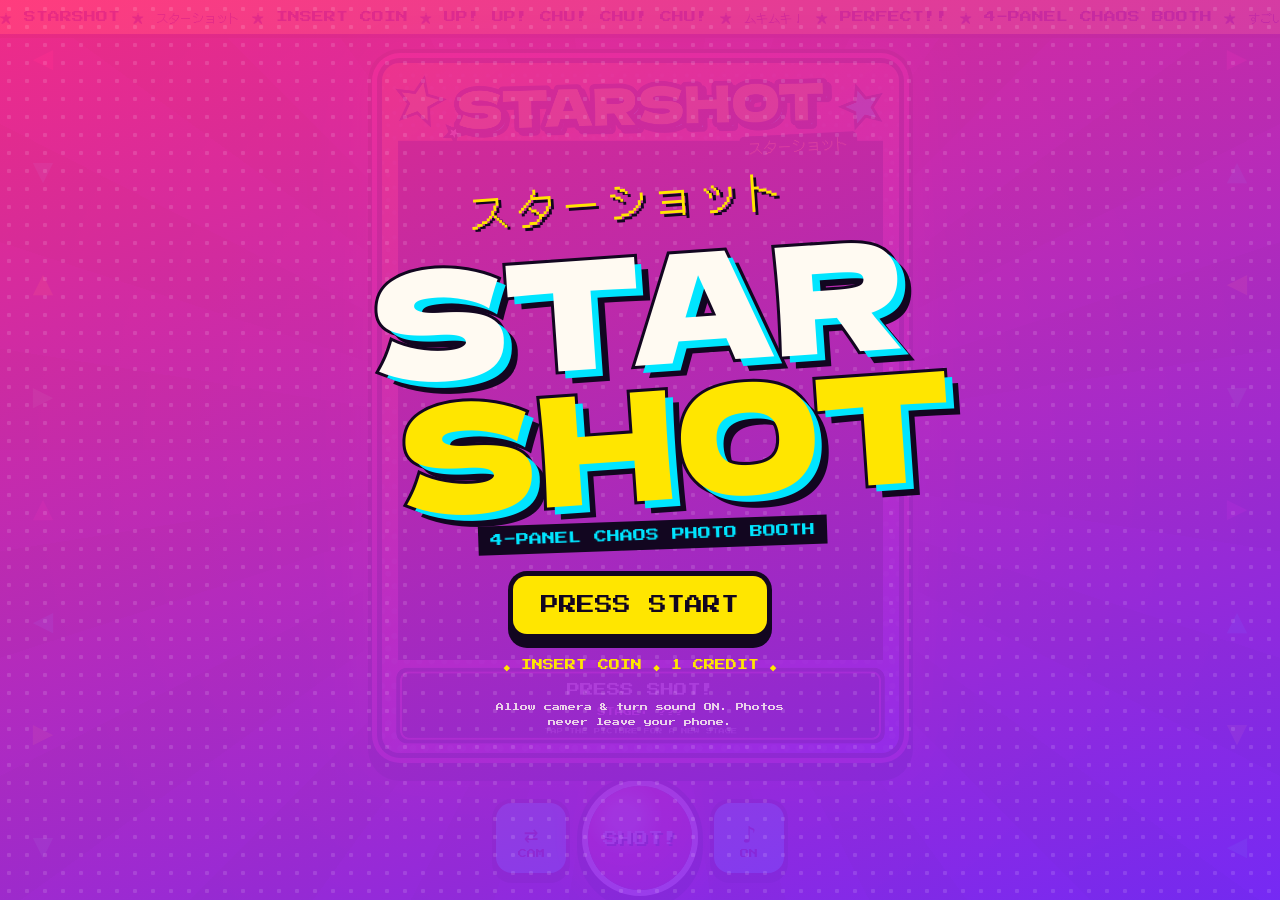
<file: index.html>
<!doctype html>
<html lang="en">
<head>
  <meta charset="utf-8">
  <meta name="viewport" content="width=device-width, initial-scale=1, viewport-fit=cover, user-scalable=no">
  <meta name="theme-color" content="#ff2e88">
  <title>STARSHOT ★ スターショット</title>
  <link rel="manifest" href="manifest.webmanifest">
  <link rel="icon" href="assets/icon.svg" type="image/svg+xml">
  <link rel="apple-touch-icon" href="assets/icon-512.png">
  <link rel="stylesheet" href="fonts.css">
  <link rel="stylesheet" href="style.css">
</head>
<body>
  <div class="sunburst" aria-hidden="true"></div>
  <div class="arrows arrows-left" aria-hidden="true"><span>◀</span><span>▼</span><span>▲</span><span>▶</span><span>▲</span><span>◀</span><span>▶</span><span>▼</span></div>
  <div class="arrows arrows-right" aria-hidden="true"><span>▶</span><span>▲</span><span>◀</span><span>▼</span><span>▶</span><span>▲</span><span>▼</span><span>◀</span></div>

  <div id="app">
    <header class="ticker" aria-hidden="true">
      <div class="ticker-track">
        <span>★ STARSHOT ★ スターショット ★ INSERT COIN ★ UP! UP! CHU! CHU! CHU! ★ ムキムキ！ ★ PERFECT!! ★ 4-PANEL CHAOS BOOTH ★ すごい！ ★ HUP! HUP! ★ </span>
        <span>★ STARSHOT ★ スターショット ★ INSERT COIN ★ UP! UP! CHU! CHU! CHU! ★ ムキムキ！ ★ PERFECT!! ★ 4-PANEL CHAOS BOOTH ★ すごい！ ★ HUP! HUP! ★ </span>
      </div>
    </header>

    <main id="stage">
      <div id="screen">
        <canvas id="cv" width="1080" height="1440"></canvas>
        <div id="fx">
          <div id="banner" class="banner hidden"><span class="banner-text"></span><span class="banner-tag"></span></div>
          <div id="count" class="count hidden"></div>
          <div id="judges"></div>
          <div id="flash"></div>
        </div>
      </div>
    </main>

    <footer id="controls">
      <button id="btn-flip" class="pill" type="button" aria-label="Switch camera">⇄<small>CAM</small></button>
      <button id="btn-shoot" class="shoot" type="button" aria-label="Shoot"><span>SHOT!</span></button>
      <button id="btn-mute" class="pill" type="button" aria-label="Sound on/off">♪<small>ON</small></button>
    </footer>

    <footer id="results" class="hidden">
      <button id="btn-save" class="pill wide" type="button">⬇<small>SAVE</small></button>
      <button id="btn-share" class="pill wide" type="button">✦<small>SHARE</small></button>
      <button id="btn-again" class="pill wide hot" type="button">↻<small>AGAIN</small></button>
    </footer>
  </div>

  <section id="title" class="title-screen">
    <div class="logo">
      <div class="logo-kana">スターショット</div>
      <h1 class="logo-main"><span>STAR</span><span>SHOT</span></h1>
      <div class="logo-sub">4-PANEL CHAOS PHOTO BOOTH</div>
    </div>
    <button id="btn-start" class="start" type="button">PRESS START</button>
    <p class="blink">◆ INSERT COIN ◆ 1 CREDIT ◆</p>
    <p id="title-error" class="error hidden"></p>
    <p class="fineprint">Allow camera &amp; turn sound ON. Photos never leave your phone.</p>
  </section>

  <video id="video" playsinline muted autoplay></video>
  <script type="module" src="js/app.js"></script>
</body>
</html>
</file>
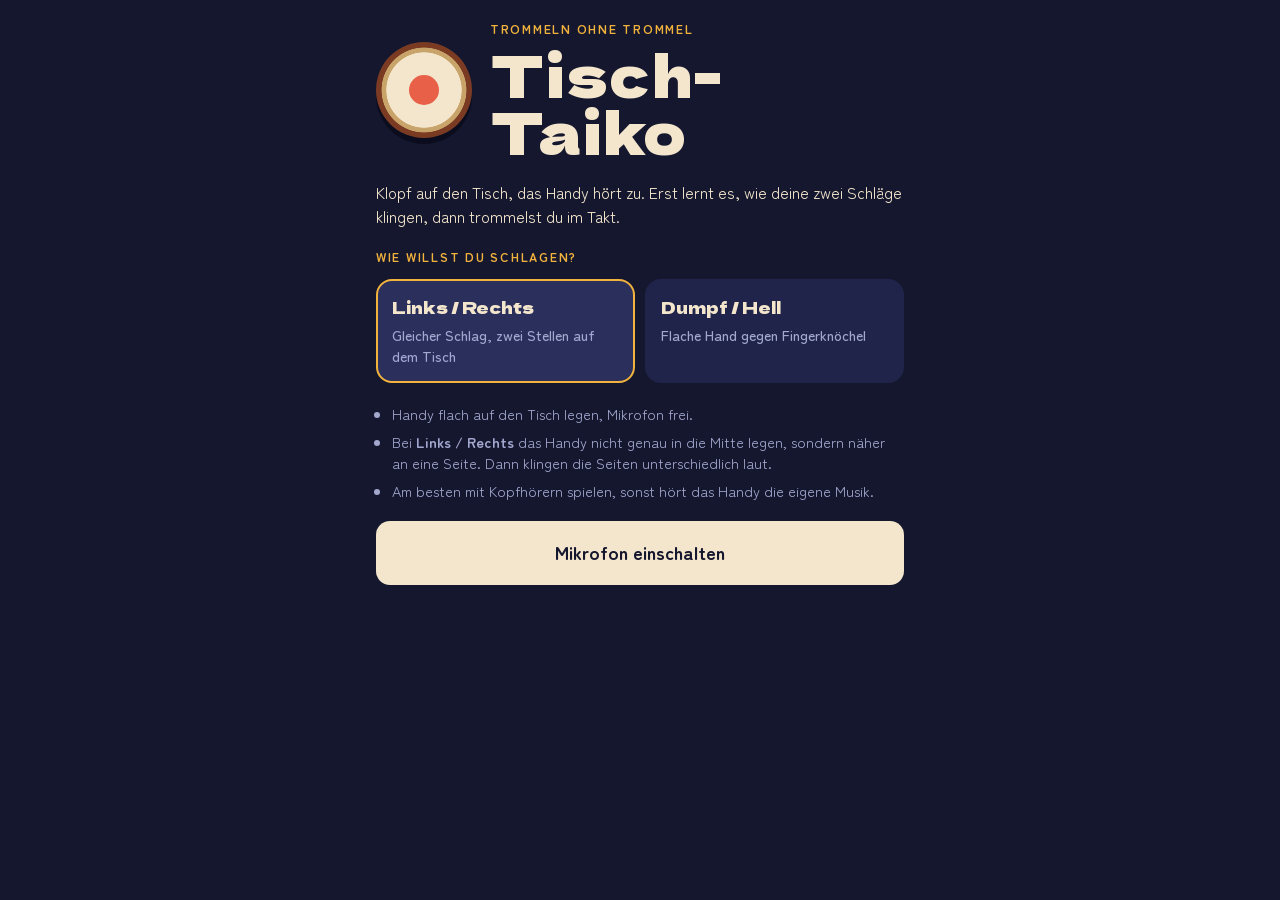
<file: taiko/index.html>
<!doctype html>
<html lang="de">
<head>
<meta charset="utf-8">
<meta name="viewport" content="width=device-width, initial-scale=1, viewport-fit=cover">
<title>Tisch-Taiko</title>
<link rel="preconnect" href="https://fonts.googleapis.com">
<link rel="stylesheet" href="https://fonts.googleapis.com/css2?family=Dela+Gothic+One&family=Zen+Maru+Gothic:wght@500;700&display=swap">
<style>
/* Layout: eine schmale Spalte wie ein Spielautomat, Nacht-Festival: Indigo, Lampionpapier, Rot (Don) und Blau (Ka) */
:root{
  --ink:#15172f; --panel:#20244a; --panel-2:#2a2f5c; --line:#3a4074;
  --paper:#f3e6cc; --muted:#a3a8cf;
  --don:#e5482f; --ka:#3aa6d0; --gold:#f2b33d; --ok:#7fd36b;
  --display:"Dela Gothic One","Arial Black",Impact,sans-serif;
  --body:"Zen Maru Gothic",ui-rounded,"SF Pro Rounded",system-ui,sans-serif;
  color-scheme:dark;
}
*{box-sizing:border-box}
html,body{margin:0;min-height:100%;background:var(--ink);color:var(--paper);font-family:var(--body);font-size:16px;line-height:1.5}
[hidden]{display:none!important}
main{max-width:560px;margin:0 auto;padding-block:max(20px,env(safe-area-inset-top)) max(32px,env(safe-area-inset-bottom));
  padding-left:max(16px,env(safe-area-inset-left));padding-right:max(16px,env(safe-area-inset-right));display:flex;flex-direction:column;gap:20px}
h1,h2{font-family:var(--display);font-weight:400;margin:0;letter-spacing:.02em;text-wrap:balance}
h1{font-size:clamp(2.4rem,11vw,3.6rem);line-height:1}
h2{font-size:1.6rem;line-height:1.15}
p{margin:0}
.muted{color:var(--muted)}
.small{font-size:.9rem}
.eyebrow{font-size:.78rem;letter-spacing:.14em;text-transform:uppercase;color:var(--gold);font-weight:700}
.stack{display:flex;flex-direction:column;gap:12px}
.row{display:flex;gap:10px;flex-wrap:wrap;align-items:center}
button{font:inherit;cursor:pointer;border:0;border-radius:14px;padding:14px 20px;font-weight:700;font-size:1.05rem;color:var(--ink);background:var(--paper);transition:transform .08s}
button:active{transform:scale(.97)}
button:focus-visible{outline:3px solid var(--gold);outline-offset:3px}
button.ghost{background:transparent;color:var(--paper);border:2px solid var(--line)}
button.link{background:none;color:var(--muted);padding:6px 0;text-decoration:underline;font-weight:500;font-size:.95rem}
button.big{width:100%;padding:18px;font-size:1.15rem}
.panel{background:var(--panel);border-radius:18px;padding:18px;display:flex;flex-direction:column;gap:12px}

/* Start */
.hero{display:flex;gap:18px;align-items:center}
.drum{flex:none;width:96px;height:96px;border-radius:50%;background:radial-gradient(circle at 50% 50%,var(--paper) 0 55%,#c9a46a 56% 62%,#7b3b22 63% 100%);position:relative;box-shadow:0 6px 0 #0b0c1d}
.drum::after{content:"";position:absolute;inset:34%;border-radius:50%;background:var(--don);opacity:.85}
.modes{display:grid;grid-template-columns:1fr 1fr;gap:10px}
.mode{text-align:left;background:var(--panel);color:var(--paper);border:2px solid transparent;border-radius:16px;padding:14px;display:flex;flex-direction:column;gap:4px;font-weight:500}
.mode b{font-family:var(--display);font-weight:400;font-size:1.05rem}
.mode[aria-pressed="true"]{border-color:var(--gold);background:var(--panel-2)}
.tips{margin:0;padding-left:1.1em;display:flex;flex-direction:column;gap:6px;color:var(--muted)}
.err{background:#4a1d22;color:#ffd9d2;border-radius:12px;padding:12px 14px}

/* Meter */
.meter{position:relative;height:14px;border-radius:7px;background:var(--ink);overflow:hidden}
.meter .fill{position:absolute;inset:0 auto 0 0;width:0;background:var(--muted);transition:width .06s linear}
.meter .thr{position:absolute;top:-2px;bottom:-2px;width:3px;background:var(--gold)}
.meter.hit .fill{background:var(--gold)}
.slider{width:100%;accent-color:var(--gold)}

/* Calibration */
.prompt{display:flex;flex-direction:column;align-items:center;gap:10px;text-align:center;padding:26px 16px;border-radius:20px;background:var(--panel)}
.prompt .big{font-family:var(--display);font-size:clamp(2.2rem,12vw,3.4rem);line-height:1}
.prompt.a .big{color:var(--don)} .prompt.b .big{color:var(--ka)}
.dots{display:flex;gap:8px;justify-content:center;flex-wrap:wrap}
.dots i{width:16px;height:16px;border-radius:50%;background:var(--line);display:block;transition:background .1s,transform .1s}
.dots i.on{background:var(--gold);transform:scale(1.15)}
.pulse{width:110px;height:110px;border-radius:50%;background:var(--panel-2);display:grid;place-items:center;font-family:var(--display);font-size:2.4rem;transition:transform .08s,background .08s}
.pulse.beat{transform:scale(1.12);background:var(--gold);color:var(--ink)}
.score-line{display:flex;justify-content:space-between;align-items:baseline;gap:10px}
.score-line strong{font-family:var(--display);font-weight:400;font-size:2.4rem;font-variant-numeric:tabular-nums}
.verdict{border-radius:12px;padding:12px 14px;background:var(--panel-2)}

/* Test */
.result-big{font-family:var(--display);font-size:clamp(2.6rem,14vw,4rem);line-height:1;min-height:1em}
.result-big.a{color:var(--don)} .result-big.b{color:var(--ka)}
.confbar{height:8px;border-radius:4px;background:var(--ink);overflow:hidden;width:100%}
.confbar span{display:block;height:100%;width:0;background:var(--gold)}
.mark{font-weight:700}
.mark.good{color:var(--ok)} .mark.bad{color:#ff8a78}

/* Songs */
.song{display:flex;justify-content:space-between;align-items:center;gap:12px;text-align:left;background:var(--panel);color:var(--paper);padding:16px 18px;border-radius:16px;font-weight:500;width:100%}
.song b{font-family:var(--display);font-weight:400;font-size:1.25rem;display:block}
.lvl{font-size:.8rem;letter-spacing:.1em;text-transform:uppercase;padding:4px 10px;border-radius:999px;border:2px solid currentColor;flex:none}
.lvl.l1{color:var(--ok)} .lvl.l2{color:var(--gold)} .lvl.l3{color:var(--don)}
.legend{display:flex;gap:16px;flex-wrap:wrap}
.legend span{display:flex;align-items:center;gap:8px}
.legend i{width:18px;height:18px;border-radius:50%;border:3px solid var(--paper);display:block}
.offset{display:flex;align-items:center;gap:10px}
.offset button{padding:8px 14px}
.offset output{min-width:5.5em;text-align:center;font-variant-numeric:tabular-nums;font-weight:700}

/* Game */
#game{max-width:none;padding:0;gap:0;min-height:100vh;min-height:100dvh}
.hud{display:flex;justify-content:space-between;align-items:center;gap:12px;padding:max(12px,env(safe-area-inset-top)) max(16px,env(safe-area-inset-right)) 8px max(16px,env(safe-area-inset-left))}
.hud .num{font-family:var(--display);font-size:1.6rem;font-variant-numeric:tabular-nums;line-height:1}
.hud .lab{font-size:.72rem;letter-spacing:.14em;text-transform:uppercase;color:var(--muted)}
.hud button{padding:8px 14px;font-size:.9rem}
.stage{flex:1;display:flex;align-items:center;min-height:260px}
#lane{width:100%;height:min(46vh,340px);display:block}
.gamefoot{padding:10px 16px max(16px,env(safe-area-inset-bottom));text-align:center}

/* Results */
.tally{display:grid;grid-template-columns:repeat(4,1fr);gap:8px;text-align:center}
.tally div{background:var(--panel-2);border-radius:12px;padding:10px 4px}
.tally strong{display:block;font-family:var(--display);font-weight:400;font-size:1.5rem;font-variant-numeric:tabular-nums}
.tally span{font-size:.75rem;color:var(--muted);text-transform:uppercase;letter-spacing:.08em}
@media (max-width:380px){.modes{grid-template-columns:1fr}.tally{grid-template-columns:repeat(2,1fr)}}
@media (prefers-reduced-motion:reduce){*{transition:none!important}}
</style>
</head>
<body>

<!-- START -->
<main id="start">
  <div class="hero">
    <div class="drum" aria-hidden="true"></div>
    <div class="stack" style="gap:6px">
      <span class="eyebrow">Trommeln ohne Trommel</span>
      <h1>Tisch-Taiko</h1>
    </div>
  </div>
  <p>Klopf auf den Tisch, das Handy hört zu. Erst lernt es, wie deine zwei Schläge klingen, dann trommelst du im Takt.</p>

  <div class="stack">
    <span class="eyebrow">Wie willst du schlagen?</span>
    <div class="modes">
      <button class="mode" data-mode="lr" aria-pressed="true"><b>Links / Rechts</b><span class="small muted">Gleicher Schlag, zwei Stellen auf dem Tisch</span></button>
      <button class="mode" data-mode="tone" aria-pressed="false"><b>Dumpf / Hell</b><span class="small muted">Flache Hand gegen Fingerknöchel</span></button>
    </div>
  </div>

  <ul class="tips small">
    <li>Handy flach auf den Tisch legen, Mikrofon frei.</li>
    <li>Bei <b>Links / Rechts</b> das Handy nicht genau in die Mitte legen, sondern näher an eine Seite. Dann klingen die Seiten unterschiedlich laut.</li>
    <li>Am besten mit Kopfhörern spielen, sonst hört das Handy die eigene Musik.</li>
  </ul>

  <div id="startErr" class="err" hidden></div>
  <div class="stack">
    <button id="btnMic" class="big">Mikrofon einschalten</button>
    <p id="savedNote" class="small muted" hidden></p>
  </div>
</main>

<!-- KALIBRIERUNG -->
<main id="calib" hidden>
  <div class="row" style="justify-content:space-between">
    <span class="eyebrow" id="calStep">Schritt 1 von 3</span>
    <button class="link" id="calBack">Zurück</button>
  </div>

  <div id="calPrompt" class="prompt a">
    <span class="big" id="calBig">Links</span>
    <p id="calHint">Klopf 8-mal links neben das Handy</p>
    <div class="dots" id="calDots"></div>
  </div>

  <div id="calEval" class="stack" hidden>
    <div class="panel">
      <div class="score-line"><span>Erkennungsquote im Selbsttest</span><strong id="calAcc">–</strong></div>
      <p class="verdict small" id="calVerdict"></p>
    </div>
    <button id="calToTempo" class="big">Weiter: Takt messen</button>
    <button id="calRedo" class="ghost">Nochmal aufnehmen</button>
  </div>

  <div id="calTempo" class="stack" hidden>
    <div class="prompt">
      <div class="pulse" id="pulse">·</div>
      <p id="tempoHint">Hör auf die Schläge. Nach dem Vorzählen klopfst du 8-mal mit, egal welche Art.</p>
    </div>
    <button id="tempoGo" class="big">Start</button>
    <button id="tempoSkip" class="link">Überspringen</button>
  </div>

  <div id="calDone" class="stack" hidden>
    <div class="panel">
      <div class="score-line"><span>Verzögerung gemessen</span><strong id="calOffset">–</strong></div>
      <p class="small muted">Diese Zeit zieht das Spiel von jedem Schlag ab, damit sich das Timing fair anfühlt.</p>
    </div>
    <button id="doneTest" class="big">Erkennung testen</button>
    <button id="donePlay" class="ghost">Direkt spielen</button>
  </div>

  <div class="panel" id="meterPanel">
    <div class="row" style="justify-content:space-between"><span class="small">Mikrofon-Pegel</span><span class="small muted">Gelbe Linie = Auslöseschwelle</span></div>
    <div class="meter" id="meter"><div class="fill"></div><div class="thr"></div></div>
    <label class="small muted" for="sens">Empfindlichkeit</label>
    <input class="slider" type="range" id="sens" min="0" max="100" value="55">
  </div>
</main>

<!-- TEST -->
<main id="test" hidden>
  <div class="row" style="justify-content:space-between">
    <span class="eyebrow">Erkennung testen</span>
    <button class="link" id="testBack">Zur Liedauswahl</button>
  </div>
  <div class="prompt">
    <span class="small muted">Klopf jetzt</span>
    <span class="big" id="testTarget">Links</span>
  </div>
  <div class="panel" style="align-items:center;text-align:center">
    <span class="small muted">Erkannt</span>
    <div class="result-big" id="testRes">&nbsp;</div>
    <div class="confbar"><span id="testConf"></span></div>
    <span class="mark" id="testMark">&nbsp;</span>
  </div>
  <div class="panel">
    <div class="score-line"><span>Trefferquote</span><strong id="testAcc">–</strong></div>
    <p class="small muted" id="testCount">Noch keine Schläge</p>
  </div>
  <div class="row">
    <button id="testRecal" class="ghost">Neu kalibrieren</button>
    <button id="testPlay">Spielen</button>
  </div>
</main>

<!-- LIEDAUSWAHL -->
<main id="songs" hidden>
  <div class="row" style="justify-content:space-between">
    <h2>Lied wählen</h2>
    <button class="link" id="songsTest">Erkennung testen</button>
  </div>
  <div class="legend small" id="legend"></div>
  <div class="stack" id="songList"></div>
  <div class="panel">
    <span class="small">Timing-Ausgleich</span>
    <div class="offset">
      <button class="ghost" id="offMinus" aria-label="10 Millisekunden weniger">−10</button>
      <output id="offVal">0 ms</output>
      <button class="ghost" id="offPlus" aria-label="10 Millisekunden mehr">+10</button>
    </div>
    <p class="small muted">Wenn deine Schläge oft als „zu spät“ zählen, Wert erhöhen.</p>
  </div>
  <button class="link" id="songsRecal">Neu kalibrieren</button>
</main>

<!-- SPIEL -->
<main id="game" hidden>
  <div class="hud">
    <div><div class="num" id="hudScore">0</div><div class="lab">Punkte</div></div>
    <div style="text-align:center"><div class="num" id="hudCombo">0</div><div class="lab">Combo</div></div>
    <button class="ghost" id="hudQuit">Beenden</button>
  </div>
  <div class="stage"><canvas id="lane"></canvas></div>
  <div class="gamefoot small muted" id="gameFoot"></div>
</main>

<!-- ERGEBNIS -->
<main id="result" hidden>
  <span class="eyebrow" id="resSong">Ergebnis</span>
  <div class="score-line"><h2 id="resTitle">Geschafft</h2><strong id="resAcc">–</strong></div>
  <div class="tally">
    <div><strong id="rGut">0</strong><span>Gut</span></div>
    <div><strong id="rOk">0</strong><span>OK</span></div>
    <div><strong id="rWrong">0</strong><span>Falsch</span></div>
    <div><strong id="rMiss">0</strong><span>Verpasst</span></div>
  </div>
  <div class="panel">
    <div class="score-line"><span>Punkte</span><strong id="rScore" style="font-size:1.8rem">0</strong></div>
    <p class="small muted" id="rInfo"></p>
  </div>
  <div id="rOffsetBox" class="panel" hidden>
    <p class="small" id="rOffsetText"></p>
    <button id="rOffsetApply">Ausgleich übernehmen</button>
  </div>
  <button id="rAgain" class="big">Nochmal</button>
  <button id="rSongs" class="ghost">Anderes Lied</button>
</main>

<script id="dsp">
/* Reine Signalverarbeitung: Merkmale + Klassifikator (ohne DOM) */
const DSP = (() => {
  function fft(re, im) {
    const n = re.length;
    for (let i = 1, j = 0; i < n; i++) {
      let bit = n >> 1;
      for (; j & bit; bit >>= 1) j ^= bit;
      j ^= bit;
      if (i < j) { let t = re[i]; re[i] = re[j]; re[j] = t; t = im[i]; im[i] = im[j]; im[j] = t; }
    }
    for (let len = 2; len <= n; len <<= 1) {
      const ang = -2 * Math.PI / len, wr = Math.cos(ang), wi = Math.sin(ang), h = len >> 1;
      for (let i = 0; i < n; i += len) {
        let cr = 1, ci = 0;
        for (let k = 0; k < h; k++) {
          const a = i + k, b = a + h;
          const tr = re[b] * cr - im[b] * ci, ti = re[b] * ci + im[b] * cr;
          re[b] = re[a] - tr; im[b] = im[a] - ti; re[a] += tr; im[a] += ti;
          const ncr = cr * wr - ci * wi; ci = cr * wi + ci * wr; cr = ncr;
        }
      }
    }
  }

  const NB = 20;
  // s: Samples rund um den Schlag, pre: Index des Schlagbeginns
  function features(s, sr, pre) {
    const N = 1024, st = Math.max(0, pre - 16);
    const re = new Float64Array(N), im = new Float64Array(N);
    for (let i = 0; i < N; i++) re[i] = (s[st + i] || 0) * (0.5 - 0.5 * Math.cos(2 * Math.PI * i / (N - 1)));
    fft(re, im);
    const P = new Float64Array(N / 2);
    for (let k = 0; k < N / 2; k++) P[k] = re[k] * re[k] + im[k] * im[k];
    const fMin = 150, fMax = Math.min(9000, sr * 0.45);
    let tot = 0, cen = 0;
    for (let k = 1; k < N / 2; k++) { const f = k * sr / N; if (f >= fMin && f <= fMax) { tot += P[k]; cen += f * P[k]; } }
    const bands = [];
    for (let b = 0; b < NB; b++) {
      const lo = fMin * Math.pow(fMax / fMin, b / NB), hi = fMin * Math.pow(fMax / fMin, (b + 1) / NB);
      const k0 = Math.floor(lo * N / sr), k1 = Math.max(k0 + 1, Math.floor(hi * N / sr));
      let e = 0; for (let k = k0; k < k1 && k < N / 2; k++) e += P[k];
      bands.push(10 * Math.log10(e / (k1 - k0) + 1e-14));
    }
    const m = bands.reduce((a, v) => a + v, 0) / NB;
    const rms = (a, b) => { let e = 0, c = 0; for (let i = a; i < b && i < s.length; i++) { e += s[i] * s[i]; c++; } return Math.sqrt(e / Math.max(1, c)); };
    let pk = 0; const pe = Math.min(s.length, pre + Math.round(sr * 0.015));
    for (let i = pre; i < pe; i++) pk = Math.max(pk, Math.abs(s[i]));
    const early = rms(pre, pre + Math.round(sr * 0.012)), late = rms(pre + Math.round(sr * 0.02), s.length);
    const db = v => 20 * Math.log10(v + 1e-9);
    return [db(pk), db(late) - db(early), Math.log2(cen / (tot || 1) + 1), ...bands.map(v => v - m)];
  }

  function solve(A, bv) {
    const n = bv.length, M = A.map((r, i) => [...r, bv[i]]);
    for (let c = 0; c < n; c++) {
      let p = c;
      for (let r = c + 1; r < n; r++) if (Math.abs(M[r][c]) > Math.abs(M[p][c])) p = r;
      const tmp = M[c]; M[c] = M[p]; M[p] = tmp;
      const d = M[c][c] || 1e-12;
      for (let r = 0; r < n; r++) {
        if (r === c) continue;
        const f = M[r][c] / d; if (!f) continue;
        for (let k = c; k <= n; k++) M[r][k] -= f * M[c][k];
      }
    }
    return M.map((r, i) => r[n] / (r[i] || 1e-12));
  }
  const avg = X => X[0].map((_, j) => X.reduce((a, x) => a + x[j], 0) / X.length);
  const dot = (a, b) => a.reduce((s, v, i) => s + v * b[i], 0);

  // Regularisierte lineare Diskriminanzanalyse: Klasse 0 = A, Klasse 1 = B
  function train(A, B, alpha = 0.35) {
    const d = A[0].length, n = A.length + B.length;
    const muA = avg(A), muB = avg(B);
    const sd = new Array(d).fill(0);
    for (const x of A) for (let j = 0; j < d; j++) sd[j] += (x[j] - muA[j]) ** 2;
    for (const x of B) for (let j = 0; j < d; j++) sd[j] += (x[j] - muB[j]) ** 2;
    for (let j = 0; j < d; j++) sd[j] = Math.sqrt(sd[j] / Math.max(1, n - 2)) + 1e-3;
    const mid = muA.map((v, j) => (v + muB[j]) / 2);
    const z = x => x.map((v, j) => (v - mid[j]) / sd[j]);
    const ZA = A.map(z), ZB = B.map(z), za = avg(ZA), zb = avg(ZB);
    const S = Array.from({ length: d }, () => new Array(d).fill(0));
    const acc = (X, mu) => { for (const x of X) { const df = x.map((v, j) => v - mu[j]); for (let i = 0; i < d; i++) for (let j = 0; j < d; j++) S[i][j] += df[i] * df[j]; } };
    acc(ZA, za); acc(ZB, zb);
    for (let i = 0; i < d; i++) for (let j = 0; j < d; j++) S[i][j] = (1 - alpha) * S[i][j] / Math.max(1, n - 2) + (i === j ? alpha : 0);
    const w = solve(S, zb.map((v, j) => v - za[j]));
    const pa = ZA.map(x => dot(w, x)), pb = ZB.map(x => dot(w, x));
    const ma = pa.reduce((a, v) => a + v, 0) / pa.length, mb = pb.reduce((a, v) => a + v, 0) / pb.length;
    return { mid, sd, w, thr: (ma + mb) / 2, half: Math.abs(mb - ma) / 2 || 1 };
  }
  function classify(m, x) {
    const p = dot(m.w, x.map((v, j) => (v - m.mid[j]) / m.sd[j]));
    const s = (p - m.thr) / m.half;
    return { cls: s > 0 ? 1 : 0, conf: Math.max(0, Math.min(1, Math.abs(s))) };
  }
  // Leave-one-out: wie gut würde ein neuer Schlag erkannt?
  function loo(A, B) {
    let ok = 0, n = 0;
    for (let i = 0; i < A.length; i++) { const m = train(A.filter((_, k) => k !== i), B); ok += classify(m, A[i]).cls === 0; n++; }
    for (let i = 0; i < B.length; i++) { const m = train(A, B.filter((_, k) => k !== i)); ok += classify(m, B[i]).cls === 1; n++; }
    return ok / n;
  }
  return { features, train, classify, loo };
})();
</script>

<script>
/* ---------- Audio-Worklet: Schlag-Erkennung direkt im Audiothread ---------- */
const WORKLET = `
class Onset extends AudioWorkletProcessor {
  constructor(){
    super();
    this.PRE = 256; this.LEN = 2048;
    this.pre = new Float32Array(this.PRE); this.preI = 0;
    this.cap = null; this.capN = 0; this.capFrame = 0;
    const rc = 1/(2*Math.PI*1500), dt = 1/sampleRate; this.a = rc/(rc+dt);
    this.hp = 0; this.px = 0;
    this.floor = 0.002; this.last = -1e12; this.minThr = 0.02;
    this.refr = Math.round(sampleRate*0.11);
    this.lvl = 0; this.lvlN = 0;
    this.port.onmessage = e => { if (e.data.minThr != null) this.minThr = e.data.minThr; };
  }
  process(inputs){
    const ch = inputs[0] && inputs[0][0];
    if (!ch) return true;
    for (let i = 0; i < ch.length; i++){
      const x = ch[i];
      const y = this.a*(this.hp + x - this.px); this.hp = y; this.px = x;
      const ay = Math.abs(y), frame = currentFrame + i;
      if (this.cap){
        this.cap[this.capN++] = x;
        if (this.capN >= this.LEN){
          this.port.postMessage({type:'hit', frame:this.capFrame, samples:this.cap, pre:this.PRE}, [this.cap.buffer]);
          this.cap = null;
        }
      } else if (ay > Math.max(this.minThr, this.floor*7) && frame - this.last > this.refr){
        this.last = frame; this.capFrame = frame;
        this.cap = new Float32Array(this.LEN);
        for (let k = 0; k < this.PRE; k++) this.cap[k] = this.pre[(this.preI + k) % this.PRE];
        this.capN = this.PRE; this.cap[this.capN++] = x;
      }
      this.pre[this.preI] = x; this.preI = (this.preI + 1) % this.PRE;
      if (frame - this.last > this.refr*2) this.floor += (ay - this.floor)*0.00005;
      if (ay > this.lvl) this.lvl = ay;
    }
    this.lvlN += ch.length;
    if (this.lvlN >= 1024){ this.port.postMessage({type:'lvl', v:this.lvl, floor:this.floor}); this.lvl = 0; this.lvlN = 0; }
    return true;
  }
}
registerProcessor('onset', Onset);
`;

/* ---------- Zustand ---------- */
const KEY = 'tischtaiko.v1';
const $ = id => document.getElementById(id);
const S = { mode: 'lr', ctx: null, node: null, out: null, sr: 48000, onHit: null, hitSounds: true, store: {} };
try { S.store = JSON.parse(localStorage.getItem(KEY) || '{}') || {}; } catch (e) { S.store = {}; }
const save = () => { try { localStorage.setItem(KEY, JSON.stringify(S.store)); } catch (e) {} };
const prof = () => (S.store[S.mode] ||= { model: null, offset: 0, sens: 55, best: {} });

const LABELS = {
  lr:   { A: 'Links', B: 'Rechts', aHint: 'Klopf 8-mal links neben das Handy', bHint: 'Klopf 8-mal rechts neben das Handy', don: 'links klopfen', ka: 'rechts klopfen' },
  tone: { A: 'Dumpf', B: 'Hell', aHint: 'Klopf 8-mal mit der flachen Hand', bHint: 'Klopf 8-mal mit den Fingerknöcheln', don: 'flache Hand', ka: 'Fingerknöchel' }
};
const L = () => LABELS[S.mode];

function show(id) {
  for (const m of document.querySelectorAll('body > main')) m.hidden = m.id !== id;
  window.scrollTo(0, 0);
  if (id !== 'game') stopGameLoop();
}

/* ---------- Audio ---------- */
const sensToThr = v => 0.25 * Math.pow(10, -2.2 * (v / 100)); // 0 → 0.25, 100 → ~0.0016
function setSens(v) { prof().sens = +v; save(); if (S.node) S.node.port.postMessage({ minThr: sensToThr(v) }); drawThr(); }

async function initAudio() {
  if (S.ctx) return;
  const AC = window.AudioContext || window.webkitAudioContext;
  const ctx = new AC({ latencyHint: 'interactive' });
  S.ctx = ctx;
  ctx.resume();
  if (!navigator.mediaDevices || !navigator.mediaDevices.getUserMedia) throw new Error('nomedia');
  const stream = await navigator.mediaDevices.getUserMedia({ audio: { echoCancellation: false, noiseSuppression: false, autoGainControl: false, channelCount: 1 } });
  const url = URL.createObjectURL(new Blob([WORKLET], { type: 'application/javascript' }));
  await ctx.audioWorklet.addModule(url);
  const src = ctx.createMediaStreamSource(stream);
  const node = new AudioWorkletNode(ctx, 'onset', { numberOfInputs: 1, numberOfOutputs: 1, outputChannelCount: [1] });
  const mute = ctx.createGain(); mute.gain.value = 0;
  src.connect(node); node.connect(mute); mute.connect(ctx.destination);
  S.out = ctx.createGain(); S.out.gain.value = 0.8; S.out.connect(ctx.destination);
  S.node = node; S.sr = ctx.sampleRate;
  node.port.onmessage = e => {
    const d = e.data;
    if (d.type === 'lvl') drawMeter(d.v);
    else if (d.type === 'hit') {
      flashMeter();
      const f = DSP.features(d.samples, S.sr, d.pre);
      if (S.onHit) S.onHit({ t: d.frame / S.sr, f });
    }
  };
  setSens(prof().sens);
  await ctx.resume();
}

// Weiche Töne ohne harten Anschlag, damit sie die Schlag-Erkennung nicht auslösen
function tone(freq, t, dur, gain = 0.15, type = 'sine', attack = 0.012, freqEnd) {
  const c = S.ctx, o = c.createOscillator(), g = c.createGain();
  o.type = type; o.frequency.setValueAtTime(freq, t);
  if (freqEnd) o.frequency.exponentialRampToValueAtTime(freqEnd, t + dur);
  g.gain.setValueAtTime(0.0001, t);
  g.gain.exponentialRampToValueAtTime(gain, t + attack);
  g.gain.exponentialRampToValueAtTime(0.0001, t + dur);
  o.connect(g); g.connect(S.out); o.start(t); o.stop(t + dur + 0.05);
}
function pad(midis, t, dur) {
  const c = S.ctx, lp = c.createBiquadFilter(), g = c.createGain();
  lp.type = 'lowpass'; lp.frequency.value = 1200;
  g.gain.setValueAtTime(0.0001, t);
  g.gain.linearRampToValueAtTime(0.05, t + 0.35);
  g.gain.setValueAtTime(0.05, t + dur - 0.3);
  g.gain.linearRampToValueAtTime(0.0001, t + dur);
  lp.connect(g); g.connect(S.out);
  for (const m of midis) {
    const o = c.createOscillator(); o.type = 'triangle';
    o.frequency.value = 440 * Math.pow(2, (m - 69) / 12);
    o.connect(lp); o.start(t); o.stop(t + dur + 0.05);
  }
}
const mtof = m => 440 * Math.pow(2, (m - 69) / 12);
function hitSound(cls) {
  if (!S.hitSounds) return;
  const t = S.ctx.currentTime;
  if (cls === 0) tone(110, t, 0.18, 0.3, 'sine', 0.008, 60);
  else tone(520, t, 0.09, 0.12, 'sine', 0.008, 480);
}

/* ---------- Pegelanzeige ---------- */
const pos = v => Math.max(0, Math.min(1, (20 * Math.log10(v + 1e-9) + 60) / 60));
function drawMeter(v) { const f = document.querySelector('#meter .fill'); if (f) f.style.width = (pos(v) * 100) + '%'; }
function drawThr() { const t = document.querySelector('#meter .thr'); if (t) t.style.left = (pos(sensToThr(prof().sens)) * 100) + '%'; }
let flashT;
function flashMeter() { const m = $('meter'); m.classList.add('hit'); clearTimeout(flashT); flashT = setTimeout(() => m.classList.remove('hit'), 120); }

/* ---------- Start ---------- */
for (const b of document.querySelectorAll('.mode')) {
  b.addEventListener('click', () => {
    S.mode = b.dataset.mode;
    for (const o of document.querySelectorAll('.mode')) o.setAttribute('aria-pressed', o === b ? 'true' : 'false');
    updateSavedNote();
  });
}
function updateSavedNote() {
  const has = !!(S.store[S.mode] && S.store[S.mode].model);
  $('savedNote').hidden = !has;
  $('savedNote').textContent = has ? 'Für diesen Modus gibt es schon eine Kalibrierung. Du landest direkt bei der Liedauswahl.' : '';
  $('btnMic').textContent = has ? 'Mikrofon einschalten und spielen' : 'Mikrofon einschalten';
}
updateSavedNote();

$('btnMic').addEventListener('click', async () => {
  $('startErr').hidden = true;
  try {
    await initAudio();
    $('sens').value = prof().sens; drawThr();
    if (prof().model) openSongs(); else startCalib();
  } catch (e) {
    S.ctx = null;
    const insecure = !window.isSecureContext;
    $('startErr').textContent = insecure
      ? 'Das Mikrofon geht nur über https:// oder als lokale Datei in Chrome. Lade die Seite z. B. auf GitHub Pages hoch.'
      : (e && e.name === 'NotAllowedError')
        ? 'Kein Zugriff aufs Mikrofon. Erlaube es in den Browser-Einstellungen und versuch es nochmal.'
        : 'Das Mikrofon ließ sich nicht starten (' + (e && (e.name || e.message) || 'unbekannt') + ').';
    $('startErr').hidden = false;
  }
});

/* ---------- Kalibrierung ---------- */
const Cal = { phase: null, A: [], B: [], need: 8, model: null };
$('sens').addEventListener('input', e => setSens(e.target.value));

function startCalib() {
  Cal.A = []; Cal.B = []; Cal.model = null;
  show('calib');
  setPhase('A');
  S.onHit = calHit;
}
function dots(n) { $('calDots').innerHTML = Array.from({ length: Cal.need }, (_, i) => `<i class="${i < n ? 'on' : ''}"></i>`).join(''); }
function setPhase(p) {
  Cal.phase = p;
  $('calPrompt').hidden = !(p === 'A' || p === 'B');
  $('calEval').hidden = p !== 'eval';
  $('calTempo').hidden = p !== 'tempo';
  $('calDone').hidden = p !== 'done';
  $('meterPanel').hidden = p === 'done';
  if (p === 'A' || p === 'B') {
    $('calStep').textContent = p === 'A' ? 'Schritt 1 von 3' : 'Schritt 2 von 3';
    $('calPrompt').className = 'prompt ' + (p === 'A' ? 'a' : 'b');
    $('calBig').textContent = p === 'A' ? L().A : L().B;
    $('calHint').textContent = p === 'A' ? L().aHint : L().bHint;
    dots(0);
  } else if (p === 'eval') {
    $('calStep').textContent = 'Schritt 2 von 3';
  } else if (p === 'tempo') {
    $('calStep').textContent = 'Schritt 3 von 3';
    $('pulse').textContent = '·'; $('tempoGo').hidden = false; $('tempoSkip').hidden = false;
    $('tempoHint').textContent = 'Hör auf die Schläge. Nach dem Vorzählen klopfst du 8-mal mit, egal welche Art.';
  } else if (p === 'done') {
    $('calStep').textContent = 'Fertig';
    $('calOffset').textContent = Math.round(prof().offset * 1000) + ' ms';
  }
}
function calHit({ t, f }) {
  if (Cal.phase === 'A' || Cal.phase === 'B') {
    const arr = Cal[Cal.phase]; arr.push(f); dots(arr.length);
    if (arr.length >= Cal.need) {
      if (Cal.phase === 'A') setTimeout(() => setPhase('B'), 350);
      else setTimeout(evaluate, 300);
      Cal.phase = 'wait';
    }
  } else if (Cal.phase === 'tempo' && Tempo.active) {
    Tempo.hits.push(t);
  }
}
function evaluate() {
  const acc = DSP.loo(Cal.A, Cal.B);
  Cal.model = DSP.train(Cal.A, Cal.B);
  prof().model = Cal.model; save();
  $('calAcc').textContent = Math.round(acc * 100) + ' %';
  let v;
  if (acc >= 0.9) v = 'Sehr gut. Die zwei Schläge klingen klar unterschiedlich.';
  else if (acc >= 0.75) v = 'Geht, aber es wird ab und zu daneben liegen. Mehr Abstand zwischen den Stellen hilft, oder das Handy weiter an eine Seite schieben.';
  else v = S.mode === 'lr'
    ? 'Links und rechts klingen an diesem Tisch zu ähnlich. Schieb das Handy näher an eine Seite oder probier den Modus „Dumpf / Hell“.'
    : 'Die zwei Schlagarten klingen zu ähnlich. Klopf die hellen Schläge härter mit den Knöcheln und die dumpfen weich mit der ganzen Hand.';
  $('calVerdict').textContent = v;
  setPhase('eval');
}
$('calRedo').addEventListener('click', startCalib);
$('calToTempo').addEventListener('click', () => setPhase('tempo'));
$('calBack').addEventListener('click', () => { S.onHit = null; Tempo.active = false; prof().model ? openSongs() : show('start'); });

/* Takt-Messung: Verzögerung von Mikrofon und Lautsprecher */
const Tempo = { active: false, hits: [], T0: 0, beat: 60 / 90, raf: 0 };
$('tempoGo').addEventListener('click', () => {
  const c = S.ctx; Tempo.hits = []; Tempo.active = true;
  Tempo.T0 = c.currentTime + 0.6;
  for (let i = 0; i < 12; i++) tone(i < 4 ? 660 : 440, Tempo.T0 + i * Tempo.beat, 0.22, 0.2, 'sine', 0.01);
  $('tempoGo').hidden = true; $('tempoSkip').hidden = true;
  $('tempoHint').textContent = 'Erst 4 hohe Töne zum Vorzählen, dann bei jedem tiefen Ton klopfen.';
  const loop = () => {
    const now = c.currentTime - (c.outputLatency || 0) - Tempo.T0;
    const i = Math.floor(now / Tempo.beat), ph = now / Tempo.beat - i;
    const p = $('pulse');
    if (i >= 0 && i < 12) { p.textContent = i < 4 ? String(4 - i) : String(i - 3); p.classList.toggle('beat', ph < 0.18); }
    if (now < 12.3 * Tempo.beat) Tempo.raf = requestAnimationFrame(loop);
    else finishTempo();
  };
  Tempo.raf = requestAnimationFrame(loop);
});
function finishTempo() {
  Tempo.active = false; $('pulse').classList.remove('beat');
  const ds = [];
  for (const t of Tempo.hits) {
    const k = Math.round((t - Tempo.T0) / Tempo.beat);
    if (k < 4 || k > 11) continue;
    const d = t - (Tempo.T0 + k * Tempo.beat);
    if (Math.abs(d) < 0.25) ds.push(d);
  }
  if (ds.length >= 4) {
    ds.sort((a, b) => a - b);
    prof().offset = ds[Math.floor(ds.length / 2)]; save();
    setPhase('done');
  } else {
    $('tempoHint').textContent = 'Zu wenige Schläge erkannt (' + ds.length + ' von 8). Nochmal versuchen, gern etwas kräftiger.';
    $('tempoGo').hidden = false; $('tempoSkip').hidden = false;
  }
}
$('tempoSkip').addEventListener('click', () => setPhase('done'));
$('doneTest').addEventListener('click', startTest);
$('donePlay').addEventListener('click', openSongs);

/* ---------- Test ---------- */
const T = { target: 0, n: 0, ok: 0 };
function startTest() {
  if (!prof().model) return startCalib();
  T.n = 0; T.ok = 0; T.target = Math.random() < 0.5 ? 0 : 1;
  show('test'); renderTest(null);
  S.onHit = ({ f }) => {
    const r = DSP.classify(prof().model, f);
    hitSound(r.cls);
    T.n++; const good = r.cls === T.target; if (good) T.ok++;
    renderTest(r, good);
    T.target = Math.random() < 0.5 ? 0 : 1;
    setTimeout(() => renderTarget(), 250);
  };
}
function renderTarget() {
  $('testTarget').textContent = T.target ? L().B : L().A;
  $('testTarget').style.color = T.target ? 'var(--ka)' : 'var(--don)';
}
function renderTest(r, good) {
  renderTarget();
  const res = $('testRes');
  if (r) {
    res.textContent = r.cls ? L().B : L().A;
    res.className = 'result-big ' + (r.cls ? 'b' : 'a');
    $('testConf').style.width = Math.round(r.conf * 100) + '%';
    $('testMark').textContent = good ? 'Richtig' : 'Daneben';
    $('testMark').className = 'mark ' + (good ? 'good' : 'bad');
  } else {
    res.innerHTML = '&nbsp;'; $('testConf').style.width = '0'; $('testMark').innerHTML = '&nbsp;';
  }
  $('testAcc').textContent = T.n ? Math.round(T.ok / T.n * 100) + ' %' : '–';
  $('testCount').textContent = T.n ? `${T.ok} von ${T.n} Schlägen richtig erkannt` : 'Noch keine Schläge';
}
$('testBack').addEventListener('click', openSongs);
$('testPlay').addEventListener('click', openSongs);
$('testRecal').addEventListener('click', startCalib);

/* ---------- Lieder ---------- */
const SONGS = [
  { id: 'spaziergang', name: 'Spaziergang', lvl: 1, lvlName: 'Leicht', bpm: 84, bars: 16, lead: 2.2,
    pats: ['D...D...', 'D...K...', 'D...D...', 'K...K...', 'D.D.D...', 'D...K...', 'K...D...', 'D.D.K...'] },
  { id: 'festumzug', name: 'Festumzug', lvl: 2, lvlName: 'Mittel', bpm: 104, bars: 20, lead: 1.9,
    pats: ['D.D.K...', 'D.K.D.K.', 'DD..K...', 'D...KK..', 'D.D.D.K.', 'K.D.K.D.', 'DDD.K...', 'D.KKD...'] },
  { id: 'gewitter', name: 'Gewitter', lvl: 3, lvlName: 'Schwer', bpm: 124, bars: 24, lead: 1.6,
    pats: ['DKDKD...', 'DDK.DDK.', 'D.KKD.KK', 'DKKDDKK.', 'DDDDK.K.', 'KDKDD.D.', 'D.DKD.DK', 'DDKKDDK.'] }
];
const CHORDS = [[62, 65, 69], [60, 64, 67], [58, 62, 65], [57, 60, 64]];

function openSongs() {
  S.onHit = null;
  if (!prof().model) return startCalib();
  show('songs');
  $('legend').innerHTML = `<span><i style="background:var(--don)"></i>Rot = ${L().don}</span><span><i style="background:var(--ka)"></i>Blau = ${L().ka}</span>`;
  const best = prof().best || {};
  $('songList').innerHTML = SONGS.map(s => `
    <button class="song" data-id="${s.id}">
      <span><b>${s.name}</b><span class="small muted">${s.bpm} BPM · ${best[s.id] != null ? 'Bestwert ' + best[s.id] + ' %' : 'noch nicht gespielt'}</span></span>
      <span class="lvl l${s.lvl}">${s.lvlName}</span>
    </button>`).join('');
  for (const b of $('songList').querySelectorAll('.song')) b.addEventListener('click', () => startGame(SONGS.find(s => s.id === b.dataset.id)));
  renderOffset();
}
function renderOffset() { $('offVal').textContent = Math.round(prof().offset * 1000) + ' ms'; }
$('offMinus').addEventListener('click', () => { prof().offset -= 0.01; save(); renderOffset(); });
$('offPlus').addEventListener('click', () => { prof().offset += 0.01; save(); renderOffset(); });
$('songsTest').addEventListener('click', startTest);
$('songsRecal').addEventListener('click', startCalib);

/* ---------- Spiel ---------- */
const WIN_GOOD = 0.07, WIN_OK = 0.14;
let G = null, raf = 0, sched = 0, wakeLock = null;

function buildNotes(song) {
  const beat = 60 / song.bpm, notes = [];
  for (let b = 0; b < song.bars; b++) {
    const pat = b === song.bars - 1 ? 'D.......' : song.pats[(b * 5 + ((b / 4) | 0) * 3) % song.pats.length];
    for (let k = 0; k < 8; k++) {
      const ch = pat[k];
      if (ch === 'D' || ch === 'K') notes.push({ t: (4 + b * 4 + k / 2) * beat, type: ch === 'D' ? 0 : 1, done: false });
    }
  }
  return notes;
}

function startGame(song) {
  const c = S.ctx;
  G = { song, beat: 60 / song.bpm, notes: buildNotes(song), start: c.currentTime + 0.8, nextBeat: 0,
        gut: 0, ok: 0, wrong: 0, miss: 0, combo: 0, maxCombo: 0, score: 0, deltas: [], pops: [], flash: null, ended: false };
  G.end = G.notes[G.notes.length - 1].t + 1.6;
  G.totalBeats = 4 + song.bars * 4;
  show('game');
  $('gameFoot').textContent = `Rot = ${L().don} · Blau = ${L().ka}`;
  updateHud();
  S.onHit = gameHit;
  sched = setInterval(scheduler, 25); scheduler();
  try { navigator.wakeLock && navigator.wakeLock.request('screen').then(l => wakeLock = l).catch(() => {}); } catch (e) {}
  resizeLane();
  raf = requestAnimationFrame(frame);
}
function stopGameLoop() {
  cancelAnimationFrame(raf); clearInterval(sched);
  if (wakeLock) { wakeLock.release().catch(() => {}); wakeLock = null; }
}
function scheduler() {
  if (!G) return;
  const c = S.ctx;
  while (G.nextBeat <= G.totalBeats && G.start + G.nextBeat * G.beat < c.currentTime + 0.25) {
    const i = G.nextBeat, t = G.start + i * G.beat;
    if (i < 4) tone(660, t, 0.2, 0.18, 'sine', 0.01);
    else if (i < G.totalBeats) {
      const bar = ((i - 4) / 4) | 0, chord = CHORDS[bar % CHORDS.length];
      tone(mtof(chord[0] - 24), t, G.beat * 0.9, 0.28, 'sine', 0.02);
      if ((i - 4) % 4 === 0) pad(chord, t, G.beat * 4);
    }
    G.nextBeat++;
  }
}
function songNow() { return S.ctx.currentTime - (S.ctx.outputLatency || 0) - G.start; }

function judge(note, kind, dt) {
  note.done = true;
  if (kind === 'gut' || kind === 'ok') {
    G[kind]++; G.combo++; G.maxCombo = Math.max(G.maxCombo, G.combo);
    G.score += (kind === 'gut' ? 300 : 150) + Math.min(G.combo, 50) * 4;
    G.deltas.push(dt);
  } else { G[kind]++; G.combo = 0; }
  G.pops.push({ kind, at: performance.now() });
  updateHud();
}
function gameHit({ t, f }) {
  if (!G || G.ended) return;
  const ht = t - G.start - prof().offset;
  const r = DSP.classify(prof().model, f);
  hitSound(r.cls);
  G.flash = { cls: r.cls, at: performance.now() };
  let best = null, bd = 1e9;
  for (const n of G.notes) {
    if (n.done) continue;
    const d = Math.abs(n.t - ht);
    if (d <= WIN_OK && d < bd) { best = n; bd = d; }
    if (n.t - ht > WIN_OK) break;
  }
  if (!best) return;
  if (best.type !== r.cls) judge(best, 'wrong', 0);
  else judge(best, bd <= WIN_GOOD ? 'gut' : 'ok', ht - best.t);
}
function updateHud() { $('hudScore').textContent = G.score; $('hudCombo').textContent = G.combo; }

const lane = $('lane'), lctx = lane.getContext('2d');
function resizeLane() {
  const dpr = Math.min(2, window.devicePixelRatio || 1), r = lane.getBoundingClientRect();
  lane.width = Math.round(r.width * dpr); lane.height = Math.round(r.height * dpr);
  lctx.setTransform(dpr, 0, 0, dpr, 0, 0);
}
window.addEventListener('resize', () => { if (G && !$('game').hidden) resizeLane(); });

const COL = { don: '#e5482f', ka: '#3aa6d0', paper: '#f3e6cc', panel: '#20244a', line: '#3a4074', gold: '#f2b33d', muted: '#a3a8cf', ok: '#7fd36b' };
const POP = { gut: ['GUT', COL.gold], ok: ['OK', COL.paper], wrong: ['FALSCH', '#ff8a78'], miss: ['VERPASST', COL.muted] };

function frame() {
  if (!G) return;
  const now = songNow();
  for (const n of G.notes) { if (!n.done && now - n.t > WIN_OK) judge(n, 'miss', 0); if (n.t > now) break; }

  const W = lane.clientWidth, H = lane.clientHeight, cy = H / 2;
  const laneH = Math.min(H * 0.55, 150), hitX = Math.max(70, W * 0.18), pps = (W - hitX + 40) / G.song.lead;
  const R = laneH * 0.3;
  lctx.clearRect(0, 0, W, H);
  // Bahn
  lctx.fillStyle = COL.panel; lctx.fillRect(0, cy - laneH / 2, W, laneH);
  lctx.fillStyle = COL.line; lctx.fillRect(0, cy - laneH / 2, W, 3); lctx.fillRect(0, cy + laneH / 2 - 3, W, 3);
  // Taktstriche
  lctx.fillStyle = COL.line;
  for (let b = 4; b <= G.totalBeats; b += 4) {
    const x = hitX + (b * G.beat - now) * pps;
    if (x > -4 && x < W + 4) lctx.fillRect(x - 1, cy - laneH / 2, 2, laneH);
  }
  // Trommel
  const fl = G.flash && performance.now() - G.flash.at < 140 ? G.flash : null;
  lctx.beginPath(); lctx.arc(hitX, cy, R * 1.35, 0, Math.PI * 2);
  lctx.fillStyle = fl ? (fl.cls ? COL.ka : COL.don) : '#2a2f5c'; lctx.fill();
  lctx.lineWidth = 3; lctx.strokeStyle = COL.paper; lctx.stroke();
  lctx.beginPath(); lctx.arc(hitX, cy, R * 0.95, 0, Math.PI * 2); lctx.strokeStyle = COL.muted; lctx.lineWidth = 2; lctx.stroke();
  // Noten (spätere zuerst, damit frühere oben liegen)
  for (let i = G.notes.length - 1; i >= 0; i--) {
    const n = G.notes[i]; if (n.done) continue;
    const x = hitX + (n.t - now) * pps;
    if (x < -R * 2 || x > W + R * 2) continue;
    lctx.beginPath(); lctx.arc(x, cy, R, 0, Math.PI * 2);
    lctx.fillStyle = n.type ? COL.ka : COL.don; lctx.fill();
    lctx.lineWidth = 4; lctx.strokeStyle = COL.paper; lctx.stroke();
  }
  // Vorzählen
  if (now < 4 * G.beat) {
    const k = Math.floor(now / G.beat);
    lctx.fillStyle = COL.paper; lctx.textAlign = 'center'; lctx.textBaseline = 'middle';
    lctx.font = `${Math.round(laneH * 0.6)}px ${getComputedStyle(document.documentElement).getPropertyValue('--display')}`;
    if (k >= 0) lctx.fillText(String(4 - k), W * 0.6, cy);
  }
  // Bewertungen
  const tnow = performance.now();
  G.pops = G.pops.filter(p => tnow - p.at < 550);
  const p = G.pops[G.pops.length - 1];
  if (p) {
    const a = 1 - (tnow - p.at) / 550, [txt, col] = POP[p.kind];
    lctx.globalAlpha = a; lctx.fillStyle = col; lctx.textAlign = 'center'; lctx.textBaseline = 'bottom';
    lctx.font = `${Math.round(Math.max(18, laneH * 0.24))}px ${getComputedStyle(document.documentElement).getPropertyValue('--display')}`;
    lctx.fillText(txt, hitX, cy - laneH / 2 - 8 - (1 - a) * 14);
    lctx.globalAlpha = 1;
  }
  if (now > G.end) return endGame();
  raf = requestAnimationFrame(frame);
}

function endGame() {
  if (!G || G.ended) return;
  G.ended = true; stopGameLoop(); S.onHit = null;
  const total = G.notes.length, acc = Math.round((G.gut + 0.5 * G.ok) / total * 100);
  const best = prof().best || (prof().best = {});
  const isBest = best[G.song.id] == null || acc > best[G.song.id];
  if (isBest) { best[G.song.id] = acc; save(); }
  show('result');
  $('resSong').textContent = G.song.name + ' · ' + G.song.lvlName;
  $('resTitle').textContent = acc >= 90 ? 'Meisterhaft' : acc >= 70 ? 'Stark getrommelt' : acc >= 40 ? 'Geschafft' : 'Weiter üben';
  $('resAcc').textContent = acc + ' %';
  $('rGut').textContent = G.gut; $('rOk').textContent = G.ok; $('rWrong').textContent = G.wrong; $('rMiss').textContent = G.miss;
  $('rScore').textContent = G.score;
  $('rInfo').textContent = `Längste Combo: ${G.maxCombo}` + (isBest ? ' · Neuer Bestwert' : '');
  const box = $('rOffsetBox');
  if (G.deltas.length >= 8) {
    const mean = G.deltas.reduce((a, v) => a + v, 0) / G.deltas.length, ms = Math.round(mean * 1000);
    if (Math.abs(ms) >= 15) {
      box.hidden = false;
      $('rOffsetText').textContent = `Deine Schläge kamen im Schnitt ${Math.abs(ms)} ms ${ms > 0 ? 'zu spät' : 'zu früh'}.`;
      $('rOffsetApply').onclick = () => { prof().offset += mean; save(); box.hidden = true; };
    } else box.hidden = true;
  } else box.hidden = true;
}
$('hudQuit').addEventListener('click', () => { if (G) { G.ended = true; stopGameLoop(); } S.onHit = null; openSongs(); });
$('rAgain').addEventListener('click', () => startGame(G.song));
$('rSongs').addEventListener('click', openSongs);
</script>
</body>
</html>
</file>
<file: fonts.css>
/* Self-hosted fonts (SIL Open Font License) via Fontsource */
@font-face {
  font-family: 'Dela Gothic One';
  font-style: normal;
  font-display: swap;
  font-weight: 400;
  src: url(./fonts/dela-gothic-one-latin-400-normal.woff2) format('woff2');
  unicode-range: U+0000-00FF,U+0131,U+0152-0153,U+02BB-02BC,U+02C6,U+02DA,U+02DC,U+0304,U+0308,U+0329,U+2000-206F,U+20AC,U+2122,U+2191,U+2193,U+2212,U+2215,U+FEFF,U+FFFD;
}
@font-face {
  font-family: 'Press Start 2P';
  font-style: normal;
  font-display: swap;
  font-weight: 400;
  src: url(./fonts/press-start-2p-latin-400-normal.woff2) format('woff2');
  unicode-range: U+0000-00FF,U+0131,U+0152-0153,U+02BB-02BC,U+02C6,U+02DA,U+02DC,U+0304,U+0308,U+0329,U+2000-206F,U+20AC,U+2122,U+2191,U+2193,U+2212,U+2215,U+FEFF,U+FFFD;
}
@font-face {
  font-family: 'DotGothic16';
  font-style: normal;
  font-display: swap;
  font-weight: 400;
  src: url(./fonts/dotgothic16-56-400-normal.woff2) format('woff2');
  unicode-range: U+25e4-25e6,U+2601-2603,U+2609,U+260e-260f,U+2616-2617,U+261c-261f,U+262f,U+2641,U+2660,U+2662-2664,U+2666-2668,U+266d-266e,U+2672-267d,U+26bd-26be,U+2702,U+271a,U+273d,U+2740,U+2756,U+2776-2793,U+27a1,U+2934-2935,U+29bf,U+29fa-29fb,U+2b05-2b07,U+2b1a,U+2b95,U+2e3a-2e3b,U+2e80-2e99,U+2e9b-2ef3,U+2f00-2f13;
}
@font-face {
  font-family: 'DotGothic16';
  font-style: normal;
  font-display: swap;
  font-weight: 400;
  src: url(./fonts/dotgothic16-57-400-normal.woff2) format('woff2');
  unicode-range: U+24d1-24ff,U+2503-2513,U+2515-2516,U+2518-251b,U+251d-2522,U+2524-259f,U+25a2-25ab,U+25b1,U+25b7,U+25c0-25c1,U+25c9-25ca,U+25cc,U+25d0-25d3,U+25e2-25e3;
}
@font-face {
  font-family: 'DotGothic16';
  font-style: normal;
  font-display: swap;
  font-weight: 400;
  src: url(./fonts/dotgothic16-58-400-normal.woff2) format('woff2');
  unicode-range: U+2105,U+2109-210a,U+210f,U+2116,U+2121,U+2126-2127,U+212b,U+212e,U+2135,U+213b,U+2194-2199,U+21b8-21b9,U+21c4-21c6,U+21cb-21cc,U+21d0,U+21e6-21e9,U+21f5,U+2202-2203,U+2205-2206,U+2208-220b,U+220f,U+2211,U+2213,U+2215,U+221a,U+221d,U+2220,U+2223,U+2225-2226,U+2228,U+222a-222e,U+2234-2237,U+223d,U+2243,U+2245,U+2248,U+224c,U+2260,U+2262,U+2264-2265,U+226e-226f,U+2272-2273,U+2276-2277,U+2283-2287,U+228a-228b,U+2295-2299,U+22a0,U+22a5,U+22bf,U+22da-22db,U+22ef,U+2305-2307,U+2318,U+2329-232a,U+23b0-23b1,U+23be-23cc,U+23ce,U+23da-23db,U+2423,U+2469-24d0;
}
@font-face {
  font-family: 'DotGothic16';
  font-style: normal;
  font-display: swap;
  font-weight: 400;
  src: url(./fonts/dotgothic16-81-400-normal.woff2) format('woff2');
  unicode-range: U+2010,U+2502,U+25b6,U+4f3a,U+514b,U+5265,U+52c3,U+5339,U+53ec,U+54c0,U+55b0,U+5854,U+5b8f,U+5cb3,U+5e84,U+60da,U+6247,U+6249,U+628a,U+62cd,U+65ac,U+6838,U+690e,U+6cf0,U+6f02,U+6f2c,U+6f70,U+708a,U+7434,U+75be,U+77ef,U+7c60,U+7c98,U+7d1b,U+7e2b,U+80a5,U+81e3,U+820c,U+8210,U+8475,U+862d,U+8650,U+8997,U+906d,U+91c8,U+9700,U+9727,U+9df9,U+ff3a,U+ff9a;
}
@font-face {
  font-family: 'DotGothic16';
  font-style: normal;
  font-display: swap;
  font-weight: 400;
  src: url(./fonts/dotgothic16-86-400-normal.woff2) format('woff2');
  unicode-range: U+24,U+2022,U+2212,U+221f,U+2665,U+4ecf,U+5100,U+51cd,U+52d8,U+5378,U+53f6,U+574a,U+5982,U+5996,U+5c1a,U+5e1d,U+5f84,U+609f,U+61a7,U+61f8,U+6398,U+63ee,U+6676,U+6691,U+6eb6,U+7126,U+71e5,U+7687,U+7965,U+7d17,U+80a1,U+8107,U+8266,U+85a6,U+8987,U+8ca2,U+8cab,U+8e0a,U+9042,U+95c7,U+9810,U+9867,U+98fc,U+ff52-ff54,U+ff61,U+ff77,U+ff98-ff99;
}
@font-face {
  font-family: 'DotGothic16';
  font-style: normal;
  font-display: swap;
  font-weight: 400;
  src: url(./fonts/dotgothic16-91-400-normal.woff2) format('woff2');
  unicode-range: U+60,U+2200,U+226b,U+2461,U+517c,U+526f,U+5800,U+5b97,U+5bf8,U+5c01,U+5d29,U+5e4c,U+5e81,U+6065,U+61d0,U+667a,U+6696,U+6843,U+6c99,U+6d99,U+6ec5,U+6f22,U+6f6e,U+6fa4,U+6fef,U+71c3,U+72d9,U+7384,U+78e8,U+7a1a,U+7a32,U+7a3c,U+7adc,U+7ca7,U+7d2b,U+7dad,U+7e4b,U+80a9,U+8170,U+81ed,U+820e,U+8a17,U+8afe,U+90aa,U+914e,U+963f,U+99c4,U+9eba,U+9f3b,U+ff38;
}
@font-face {
  font-family: 'DotGothic16';
  font-style: normal;
  font-display: swap;
  font-weight: 400;
  src: url(./fonts/dotgothic16-95-400-normal.woff2) format('woff2');
  unicode-range: U+2193,U+25b2,U+4e4b,U+516d,U+51c4,U+529f,U+52c9,U+5360,U+5442,U+5857,U+5915,U+59eb,U+5a9b,U+5c3b,U+6012,U+61b6,U+62b1,U+6311,U+6577,U+65e2,U+65ec,U+6613,U+6790,U+6cb9,U+7372,U+76ae,U+7d5e,U+7fcc,U+88ab,U+88d5,U+8caf,U+8ddd,U+8ecd,U+8f38,U+8f9e,U+8feb,U+9063,U+90f5,U+93e1,U+968a,U+968f,U+98fe,U+9ec4,U+ff1d,U+ff27,U+ff2a,U+ff36,U+ff3b,U+ff3d,U+ffe5;
}
@font-face {
  font-family: 'DotGothic16';
  font-style: normal;
  font-display: swap;
  font-weight: 400;
  src: url(./fonts/dotgothic16-97-400-normal.woff2) format('woff2');
  unicode-range: U+7e,U+b4,U+25c6,U+2661,U+4e92,U+4eee,U+4ffa,U+5144,U+5237,U+5287,U+52b4,U+58c1,U+5bff,U+5c04,U+5c06,U+5e95,U+5f31,U+5f93,U+63c3,U+640d,U+6557,U+6614,U+662f,U+67d3,U+690d,U+6bba,U+6e6f,U+72af,U+732b,U+7518,U+7ae0,U+7ae5,U+7af6,U+822a,U+89e6,U+8a3a,U+8a98,U+8cb8,U+8de1,U+8e8d,U+95d8,U+961c,U+96a3,U+96ea,U+9bae,U+ff20,U+ff22,U+ff29,U+ff2b-ff2c;
}
@font-face {
  font-family: 'DotGothic16';
  font-style: normal;
  font-display: swap;
  font-weight: 400;
  src: url(./fonts/dotgothic16-101-400-normal.woff2) format('woff2');
  unicode-range: U+25bc,U+3012,U+4ef2,U+4f0a,U+516b,U+5373,U+539a,U+53b3,U+559c,U+56f0,U+5727,U+5742,U+5965,U+59ff,U+5bc6,U+5dfb,U+5e45,U+5ead,U+5fb3,U+6211,U+6253,U+639b,U+63a8,U+6545,U+6575,U+6628,U+672d,U+68a8,U+6bdb,U+6d25,U+707d,U+767e,U+7834,U+7b46,U+7bc9,U+8074,U+82e6,U+8349,U+8a2a,U+8d70,U+8da3,U+8fce,U+91cc,U+967d,U+97ff,U+9996,U+ff1c,U+ff2f,U+ff32,U+ff34;
}
@font-face {
  font-family: 'DotGothic16';
  font-style: normal;
  font-display: swap;
  font-weight: 400;
  src: url(./fonts/dotgothic16-102-400-normal.woff2) format('woff2');
  unicode-range: U+3d,U+5e,U+25cf,U+4e0e,U+4e5d,U+4e73,U+4e94,U+4f3c,U+5009,U+5145,U+51ac,U+5238,U+524a,U+53f3,U+547c,U+5802,U+5922,U+5a66,U+5c0e,U+5de6,U+5fd8,U+5feb,U+6797,U+685c,U+6b7b,U+6c5f-6c60,U+6cc9,U+6ce2,U+6d17,U+6e21,U+7167,U+7642,U+76db,U+8001,U+821e,U+8857,U+89d2,U+8b1b,U+8b70,U+8cb4,U+8cde,U+8f03,U+8f2a,U+968e,U+9b54,U+9e7f,U+9ebb,U+ff05,U+ff33;
}
@font-face {
  font-family: 'DotGothic16';
  font-style: normal;
  font-display: swap;
  font-weight: 400;
  src: url(./fonts/dotgothic16-105-400-normal.woff2) format('woff2');
  unicode-range: U+25,U+25a0,U+4e26,U+4f4e,U+5341,U+56f2,U+5bbf,U+5c45,U+5c55,U+5c5e,U+5dee,U+5e9c,U+5f7c,U+6255,U+627f,U+62bc,U+65cf,U+661f,U+666e,U+66dc,U+67fb,U+6975,U+6a4b,U+6b32,U+6df1,U+6e29,U+6fc0,U+738b,U+7686,U+7a76,U+7a81,U+7c73,U+7d75,U+7dd2,U+82e5,U+82f1,U+85ac,U+888b,U+899a,U+8a31,U+8a8c,U+8ab0,U+8b58,U+904a,U+9060,U+9280,U+95b2,U+984d,U+9ce5,U+ff18;
}
@font-face {
  font-family: 'DotGothic16';
  font-style: normal;
  font-display: swap;
  font-weight: 400;
  src: url(./fonts/dotgothic16-107-400-normal.woff2) format('woff2');
  unicode-range: U+23,U+3c,U+2192,U+4e45,U+4efb,U+4f50,U+4f8b,U+4fc2,U+5024,U+5150,U+5272,U+5370,U+53bb,U+542b,U+56db,U+56e3,U+57ce,U+5bc4,U+5bcc,U+5f71,U+60aa,U+6238,U+6280,U+629c,U+6539,U+66ff,U+670d,U+677e-677f,U+6839,U+69cb,U+6b4c,U+6bb5,U+6e96,U+6f14,U+72ec,U+7389,U+7814,U+79cb,U+79d1,U+79fb,U+7a0e,U+7d0d,U+85e4,U+8d64,U+9632,U+96e2,U+9805,U+99ac,U+ff1e;
}
@font-face {
  font-family: 'DotGothic16';
  font-style: normal;
  font-display: swap;
  font-weight: 400;
  src: url(./fonts/dotgothic16-108-400-normal.woff2) format('woff2');
  unicode-range: U+2605-2606,U+301c,U+4e57,U+4fee,U+5065,U+52df,U+533b,U+5357,U+57df,U+58eb,U+58f0,U+591c,U+592a-592b,U+5948,U+5b85,U+5d0e,U+5ea7,U+5ff5,U+6025,U+63a1,U+63a5,U+63db,U+643a,U+65bd,U+671d,U+68ee,U+6982,U+6b73,U+6bd4,U+6d88,U+7570,U+7b11,U+7d76,U+8077,U+8217,U+8c37,U+8c61,U+8cc7,U+8d85,U+901f,U+962a,U+9802,U+9806,U+9854,U+98f2,U+9928,U+99c5,U+9ed2;
}
@font-face {
  font-family: 'DotGothic16';
  font-style: normal;
  font-display: swap;
  font-weight: 400;
  src: url(./fonts/dotgothic16-109-400-normal.woff2) format('woff2');
  unicode-range: U+266a,U+4f11,U+533a,U+5343,U+534a,U+53cd,U+5404,U+56f3,U+5b57-5b58,U+5bae,U+5c4a,U+5e0c,U+5e2f,U+5eab,U+5f35,U+5f79,U+614b,U+6226,U+629e,U+65c5,U+6625,U+6751,U+6821,U+6b69,U+6b8b,U+6bce,U+6c42,U+706b,U+7c21,U+7cfb,U+805e,U+80b2,U+82b8,U+843d,U+8853,U+88c5,U+8a3c,U+8a66,U+8d8a,U+8fba,U+9069,U+91cf,U+9752,U+975e,U+9999,U+ff0f-ff10,U+ff14-ff15;
}
@font-face {
  font-family: 'DotGothic16';
  font-style: normal;
  font-display: swap;
  font-weight: 400;
  src: url(./fonts/dotgothic16-111-400-normal.woff2) format('woff2');
  unicode-range: U+2b,U+d7,U+300e-300f,U+4e07,U+4e8c,U+512a,U+5149,U+518d,U+5236,U+52b9,U+52d9,U+5468,U+578b,U+57fa,U+5b8c,U+5ba2,U+5c02,U+5de5,U+5f37,U+5f62,U+623b,U+63d0,U+652f,U+672a,U+6848,U+6d41,U+7136,U+7537,U+754c,U+76f4,U+79c1,U+7ba1,U+7d44,U+7d4c,U+7dcf,U+7dda,U+7de8,U+82b1,U+897f,U+8ca9,U+8cfc,U+904e,U+9664,U+982d,U+9858,U+98a8,U+9a13,U+ff13,U+ff5c;
}
@font-face {
  font-family: 'DotGothic16';
  font-style: normal;
  font-display: swap;
  font-weight: 400;
  src: url(./fonts/dotgothic16-113-400-normal.woff2) format('woff2');
  unicode-range: U+26,U+5f,U+2026,U+203b,U+4e09,U+4eac,U+4ed5,U+4fa1,U+5143,U+5199,U+5207,U+539f,U+53e3,U+53f7,U+5411,U+5473,U+5546,U+55b6,U+5929,U+597d,U+5bb9,U+5c11,U+5c4b,U+5ddd,U+5f97,U+5fc5,U+6295,U+6301,U+6307,U+671b,U+76f8,U+78ba,U+795e,U+7d30,U+7d39,U+7d9a,U+89e3,U+8a00,U+8a73,U+8a8d,U+8a9e,U+8aad,U+8abf,U+8cea,U+8eca,U+8ffd,U+904b,U+9650,U+ff11-ff12;
}
@font-face {
  font-family: 'DotGothic16';
  font-style: normal;
  font-display: swap;
  font-weight: 400;
  src: url(./fonts/dotgothic16-114-400-normal.woff2) format('woff2');
  unicode-range: U+3e,U+3005,U+4e0d,U+4e88,U+4ecb,U+4ee3,U+4ef6,U+4fdd,U+4fe1,U+500b,U+50cf,U+5186,U+5316,U+53d7,U+540c,U+544a,U+54e1,U+5728,U+58f2,U+5973,U+5b89,U+5c71,U+5e02,U+5e97,U+5f15,U+5fc3,U+5fdc,U+601d,U+611b,U+611f,U+671f,U+6728,U+6765,U+683c,U+6b21,U+6ce8,U+6d3b,U+6d77,U+7530,U+7740,U+7acb,U+7d50,U+826f,U+8f09,U+8fbc,U+9001,U+9053,U+91ce,U+9762,U+98df;
}
@font-face {
  font-family: 'DotGothic16';
  font-style: normal;
  font-display: swap;
  font-weight: 400;
  src: url(./fonts/dotgothic16-115-400-normal.woff2) format('woff2');
  unicode-range: U+7c,U+3080,U+4ee5,U+5148,U+516c,U+521d,U+5225,U+529b,U+52a0,U+53ef,U+56de,U+56fd,U+5909,U+591a,U+5b66,U+5b9f,U+5bb6,U+5bfe,U+5e73,U+5e83,U+5ea6,U+5f53,U+6027,U+610f,U+6210,U+6240,U+660e,U+66f4,U+66f8,U+6709,U+6771,U+697d,U+69d8,U+6a5f,U+6c34,U+6cbb,U+73fe,U+756a,U+7684,U+771f,U+793a,U+7f8e,U+898f,U+8a2d,U+8a71,U+8fd1,U+9078,U+9577,U+96fb,U+ff5e;
}
@font-face {
  font-family: 'DotGothic16';
  font-style: normal;
  font-display: swap;
  font-weight: 400;
  src: url(./fonts/dotgothic16-117-400-normal.woff2) format('woff2');
  unicode-range: U+4e,U+a0,U+3000,U+300c-300d,U+4e00,U+4e0a,U+4e2d,U+4e8b,U+4eba,U+4f1a,U+5165,U+5168,U+5185,U+51fa,U+5206,U+5229,U+524d,U+52d5,U+5408,U+554f,U+5831,U+5834,U+5927,U+5b9a,U+5e74,U+5f0f,U+60c5,U+65b0,U+65b9,U+6642,U+6700,U+672c,U+682a,U+6b63,U+6c17,U+7121,U+751f,U+7528,U+753b,U+76ee,U+793e,U+884c,U+898b,U+8a18,U+9593,U+95a2,U+ff01,U+ff08-ff09;
}
@font-face {
  font-family: 'DotGothic16';
  font-style: normal;
  font-display: swap;
  font-weight: 400;
  src: url(./fonts/dotgothic16-118-400-normal.woff2) format('woff2');
  unicode-range: U+21-22,U+27-2a,U+2c-3b,U+3f,U+41-4d,U+4f-5d,U+61-7b,U+7d,U+ab,U+ae,U+b2-b3,U+b7,U+bb,U+c9,U+cd,U+d6,U+d8,U+dc,U+e0-e5,U+e7-ed,U+ef,U+f1-f4,U+f6,U+f8,U+fa,U+fc-fd,U+103,U+14d,U+1b0,U+300-301,U+1ebf,U+1ec7,U+2013-2014,U+201c-201d,U+2039-203a,U+203c,U+2048-2049,U+2113,U+2122,U+65e5,U+6708,U+70b9;
}
@font-face {
  font-family: 'DotGothic16';
  font-style: normal;
  font-display: swap;
  font-weight: 400;
  src: url(./fonts/dotgothic16-119-400-normal.woff2) format('woff2');
  unicode-range: U+20,U+2027,U+3001-3002,U+3041-307f,U+3081-308f,U+3091-3093,U+3099-309a,U+309d-309e,U+30a1-30e1,U+30e3-30ed,U+30ef-30f0,U+30f2-30f4,U+30fb-30fe,U+ff0c,U+ff0e;
}
@font-face {
  font-family: 'DotGothic16';
  font-style: normal;
  font-display: swap;
  font-weight: 400;
  src: url(./fonts/dotgothic16-latin-400-normal.woff2) format('woff2');
  unicode-range: U+0000-00FF,U+0131,U+0152-0153,U+02BB-02BC,U+02C6,U+02DA,U+02DC,U+0304,U+0308,U+0329,U+2000-206F,U+20AC,U+2122,U+2191,U+2193,U+2212,U+2215,U+FEFF,U+FFFD;
}
</file>
<file: style.css>
:root {
  --pink: #ff2e88;
  --hot: #ff0059;
  --cyan: #00e5ff;
  --yellow: #ffe600;
  --orange: #ff7a00;
  --purple: #7a2cff;
  --deep: #1a0b2e;
  --ink: #120620;
  --white: #fffaf2;
  --ctl-h: 132px;
  --tick-h: 34px;
}

* { box-sizing: border-box; -webkit-tap-highlight-color: transparent; }

html, body {
  margin: 0;
  height: 100%;
  overflow: hidden;
  background: var(--deep);
  color: var(--white);
  font-family: 'Press Start 2P', monospace;
  touch-action: manipulation;
  user-select: none;
  -webkit-user-select: none;
}

/* ---------- background ---------- */
.sunburst {
  position: fixed;
  inset: -60vmax;
  background: repeating-conic-gradient(from 0deg, #2b0d4f 0 9deg, #3d1170 9deg 18deg);
  animation: spin 40s linear infinite;
  z-index: 0;
}
.sunburst::after {
  content: '';
  position: absolute;
  inset: 0;
  background: radial-gradient(circle at center, rgba(255, 46, 136, .35), transparent 35%);
}
@keyframes spin { to { transform: rotate(360deg); } }

.arrows {
  position: fixed;
  top: 0;
  bottom: 0;
  width: 70px;
  display: flex;
  flex-direction: column;
  justify-content: space-around;
  align-items: center;
  font-size: 34px;
  z-index: 1;
  opacity: .55;
  animation: scrollup 3s linear infinite;
}
.arrows-left { left: 8px; }
.arrows-right { right: 8px; animation-delay: -1.5s; }
.arrows span:nth-child(4n+1) { color: var(--pink); }
.arrows span:nth-child(4n+2) { color: var(--cyan); }
.arrows span:nth-child(4n+3) { color: var(--yellow); }
.arrows span:nth-child(4n) { color: #3dff8b; }
@keyframes scrollup { from { transform: translateY(12%); } to { transform: translateY(-12%); } }
@media (max-width: 760px) { .arrows { display: none; } }

/* ---------- layout ---------- */
#app {
  position: relative;
  z-index: 2;
  height: 100dvh;
  display: flex;
  flex-direction: column;
  padding-bottom: env(safe-area-inset-bottom);
}

.ticker {
  height: var(--tick-h);
  flex: none;
  overflow: hidden;
  background: var(--yellow);
  color: var(--ink);
  border-bottom: 4px solid var(--ink);
  font-family: 'Press Start 2P', 'DotGothic16', monospace;
  font-size: 12px;
  display: flex;
  align-items: center;
  white-space: nowrap;
  padding-top: env(safe-area-inset-top);
  box-sizing: content-box;
}
.ticker-track { display: inline-flex; animation: tick 22s linear infinite; }
.ticker-track span { padding-right: 0; font-family: 'Press Start 2P', 'DotGothic16', monospace; }
@keyframes tick { to { transform: translateX(-50%); } }

#stage {
  flex: 1;
  min-height: 0;
  display: flex;
  align-items: center;
  justify-content: center;
  padding: 10px 12px 0;
}

#screen {
  position: relative;
  border-radius: 18px;
  overflow: hidden;
  box-shadow: 0 0 0 5px var(--ink), 0 0 0 10px var(--pink), 0 0 0 14px var(--ink), 0 14px 0 14px var(--ink), 0 0 50px 20px rgba(255, 46, 136, .45);
}
#screen.shake { animation: shake .28s; }
@keyframes shake {
  0%, 100% { transform: translate(0, 0) rotate(0); }
  20% { transform: translate(-8px, 4px) rotate(-1deg); }
  40% { transform: translate(7px, -5px) rotate(1deg); }
  60% { transform: translate(-5px, -3px); }
  80% { transform: translate(4px, 5px); }
}
#screen.bigshake { animation: bigshake .7s; }
@keyframes bigshake {
  0%, 100% { transform: none; }
  10%, 50%, 90% { transform: translate(-12px, 6px) rotate(-2deg) scale(1.02); }
  30%, 70% { transform: translate(12px, -6px) rotate(2deg) scale(1.02); }
}

canvas#cv { display: block; width: 100%; height: 100%; }

#video { position: fixed; left: -9999px; top: 0; width: 2px; height: 2px; opacity: 0; pointer-events: none; }

/* ---------- overlays ---------- */
#fx { position: absolute; inset: 0; pointer-events: none; container-type: size; }

.hidden { display: none !important; }

.banner {
  position: absolute;
  left: 4%;
  right: 4%;
  top: 13%;
  background: var(--white);
  color: var(--ink);
  border: 4px solid var(--ink);
  border-radius: 14px;
  padding: 2.4cqw 3cqw 2cqw;
  text-align: center;
  box-shadow: 6px 6px 0 var(--ink);
  transform: rotate(-2deg);
  animation: bannerIn .25s cubic-bezier(.3, 1.8, .5, 1);
}
.banner::after {
  content: '';
  position: absolute;
  bottom: -18px;
  left: 18%;
  border: 14px solid transparent;
  border-top: 18px solid var(--ink);
  border-bottom: 0;
}
.banner-text {
  display: block;
  font-family: 'Dela Gothic One', sans-serif;
  font-size: 6.2cqw;
  line-height: 1.1;
  color: var(--hot);
  -webkit-text-stroke: 1px var(--ink);
  letter-spacing: .02em;
}
.banner-tag {
  display: block;
  margin-top: .8cqw;
  font-family: 'DotGothic16', monospace;
  font-size: 3.6cqw;
  color: var(--purple);
}
.banner.low { top: auto; bottom: 16%; transform: rotate(2deg); }
.banner.low::after { bottom: auto; top: -18px; left: auto; right: 18%; border-top: 0; border-bottom: 18px solid var(--ink); }
@keyframes bannerIn { from { transform: rotate(-2deg) scale(.2); opacity: 0; } }

.count {
  position: absolute;
  inset: 0;
  display: flex;
  align-items: center;
  justify-content: center;
  font-family: 'Dela Gothic One', sans-serif;
  font-size: 48cqw;
  color: var(--yellow);
  -webkit-text-stroke: 1.4cqw var(--ink);
  paint-order: stroke fill;
  text-shadow: 1.6cqw 1.6cqw 0 var(--pink), 3cqw 3cqw 0 var(--ink);
  animation: countPop .9s ease-out forwards;
}
.count.go { font-size: 26cqw; color: var(--cyan); }
@keyframes countPop {
  0% { transform: scale(2.4) rotate(-12deg); opacity: 0; }
  18% { transform: scale(.9) rotate(4deg); opacity: 1; }
  30% { transform: scale(1.05) rotate(-2deg); }
  80% { transform: scale(1) rotate(0); opacity: 1; }
  100% { transform: scale(.6); opacity: 0; }
}

.judge {
  position: absolute;
  transform: translate(-50%, -50%);
  white-space: nowrap;
  text-align: center;
  font-family: 'Dela Gothic One', sans-serif;
  font-size: 8.5cqw;
  -webkit-text-stroke: .9cqw var(--ink);
  paint-order: stroke fill;
  text-shadow: .8cqw .8cqw 0 var(--ink);
  animation: judgeUp 1.1s ease-out forwards;
}
.judge small { display: block; font-family: 'Press Start 2P', monospace; font-size: 3cqw; -webkit-text-stroke: .4cqw var(--ink); color: var(--white); margin-top: 1cqw; }
.judge.big { font-size: 11.5cqw; }
@keyframes judgeUp {
  0% { transform: translate(-50%, -50%) scale(.3); opacity: 0; }
  15% { transform: translate(-50%, -50%) scale(1.25); opacity: 1; }
  25% { transform: translate(-50%, -50%) scale(1); }
  75% { opacity: 1; }
  100% { transform: translate(-50%, -110%) scale(1); opacity: 0; }
}

#flash { position: absolute; inset: 0; background: #fff; opacity: 0; }
#flash.on { animation: flash .35s ease-out; }
@keyframes flash { 0% { opacity: .95; } 100% { opacity: 0; } }

/* ---------- controls ---------- */
#controls, #results {
  height: var(--ctl-h);
  flex: none;
  display: flex;
  align-items: center;
  justify-content: center;
  gap: 22px;
  padding: 18px 12px 10px;
}

button { font-family: inherit; cursor: pointer; border: none; color: inherit; }
button:disabled { opacity: .45; cursor: default; }

.shoot {
  width: 104px;
  height: 104px;
  border-radius: 50%;
  background: radial-gradient(circle at 35% 30%, #ff8fb4 0 12%, var(--hot) 40%, #b0003d 100%);
  box-shadow: 0 0 0 6px var(--white), 0 0 0 11px var(--ink), 0 9px 0 11px var(--ink), 0 0 30px 14px rgba(255, 0, 89, .5);
  display: grid;
  place-items: center;
  transition: transform .06s;
  animation: pulse 1.1s ease-in-out infinite;
}
.shoot span {
  font-size: 15px;
  color: var(--white);
  text-shadow: 2px 2px 0 var(--ink);
}
.shoot:active:not(:disabled) { transform: translateY(7px); box-shadow: 0 0 0 6px var(--white), 0 0 0 11px var(--ink), 0 2px 0 11px var(--ink); }
.shoot:disabled { animation: none; opacity: 1; filter: saturate(.4) brightness(.8); }
@keyframes pulse { 50% { box-shadow: 0 0 0 6px var(--yellow), 0 0 0 11px var(--ink), 0 9px 0 11px var(--ink), 0 0 44px 20px rgba(255, 230, 0, .55); } }

.pill {
  width: 70px;
  height: 70px;
  border-radius: 16px;
  background: var(--cyan);
  color: var(--ink);
  font-size: 24px;
  line-height: 1;
  display: flex;
  flex-direction: column;
  align-items: center;
  justify-content: center;
  gap: 6px;
  box-shadow: 0 0 0 4px var(--ink), 0 6px 0 4px var(--ink);
  transition: transform .06s;
}
.pill small { font-size: 9px; }
.pill:active:not(:disabled) { transform: translateY(5px); box-shadow: 0 0 0 4px var(--ink), 0 1px 0 4px var(--ink); }
.pill.off { background: #8a7fa3; }
.pill.wide { width: 92px; }
.pill.hot { background: var(--yellow); }

/* ---------- title screen ---------- */
.title-screen {
  position: fixed;
  inset: 0;
  z-index: 10;
  display: flex;
  flex-direction: column;
  align-items: center;
  justify-content: center;
  gap: 26px;
  padding: 24px;
  text-align: center;
  background:
    radial-gradient(circle, rgba(255, 255, 255, .12) 2px, transparent 2.5px) 0 0 / 18px 18px,
    linear-gradient(160deg, rgba(255, 46, 136, .92), rgba(122, 44, 255, .92));
}
.logo { transform: rotate(-4deg); }
.logo-kana {
  font-family: 'DotGothic16', monospace;
  font-size: clamp(22px, 7vw, 40px);
  color: var(--yellow);
  text-shadow: 3px 3px 0 var(--ink);
  letter-spacing: .15em;
}
.logo-main {
  margin: 4px 0 0;
  font-family: 'Dela Gothic One', sans-serif;
  font-weight: 400;
  font-size: clamp(64px, 21vw, 150px);
  line-height: .9;
  color: var(--white);
  -webkit-text-stroke: 6px var(--ink);
  paint-order: stroke fill;
  text-shadow: 7px 7px 0 var(--cyan), 13px 13px 0 var(--ink);
}
.logo-main span { display: block; }
.logo-main span + span { color: var(--yellow); margin-left: .4em; }
.logo-sub {
  margin-top: 18px;
  display: inline-block;
  background: var(--ink);
  color: var(--cyan);
  font-size: clamp(9px, 2.6vw, 13px);
  padding: 8px 12px;
  transform: rotate(2deg);
}
.start {
  font-size: 18px;
  padding: 20px 28px;
  border-radius: 14px;
  background: var(--yellow);
  color: var(--ink);
  box-shadow: 0 0 0 5px var(--ink), 0 9px 0 5px var(--ink);
  animation: bob 1s ease-in-out infinite;
}
.start:active { transform: translateY(7px); box-shadow: 0 0 0 5px var(--ink), 0 2px 0 5px var(--ink); animation: none; }
@keyframes bob { 50% { transform: translateY(-6px) rotate(-1deg); } }
.blink { font-size: 11px; margin: 0; animation: blink 1s steps(1) infinite; color: var(--yellow); }
@keyframes blink { 50% { opacity: 0; } }
.error { font-size: 11px; line-height: 1.7; color: var(--ink); background: var(--yellow); padding: 10px 14px; border-radius: 8px; max-width: 420px; margin: 0; }
.fineprint { font-size: 8px; line-height: 1.8; opacity: .8; max-width: 320px; margin: 0; }
</file>
